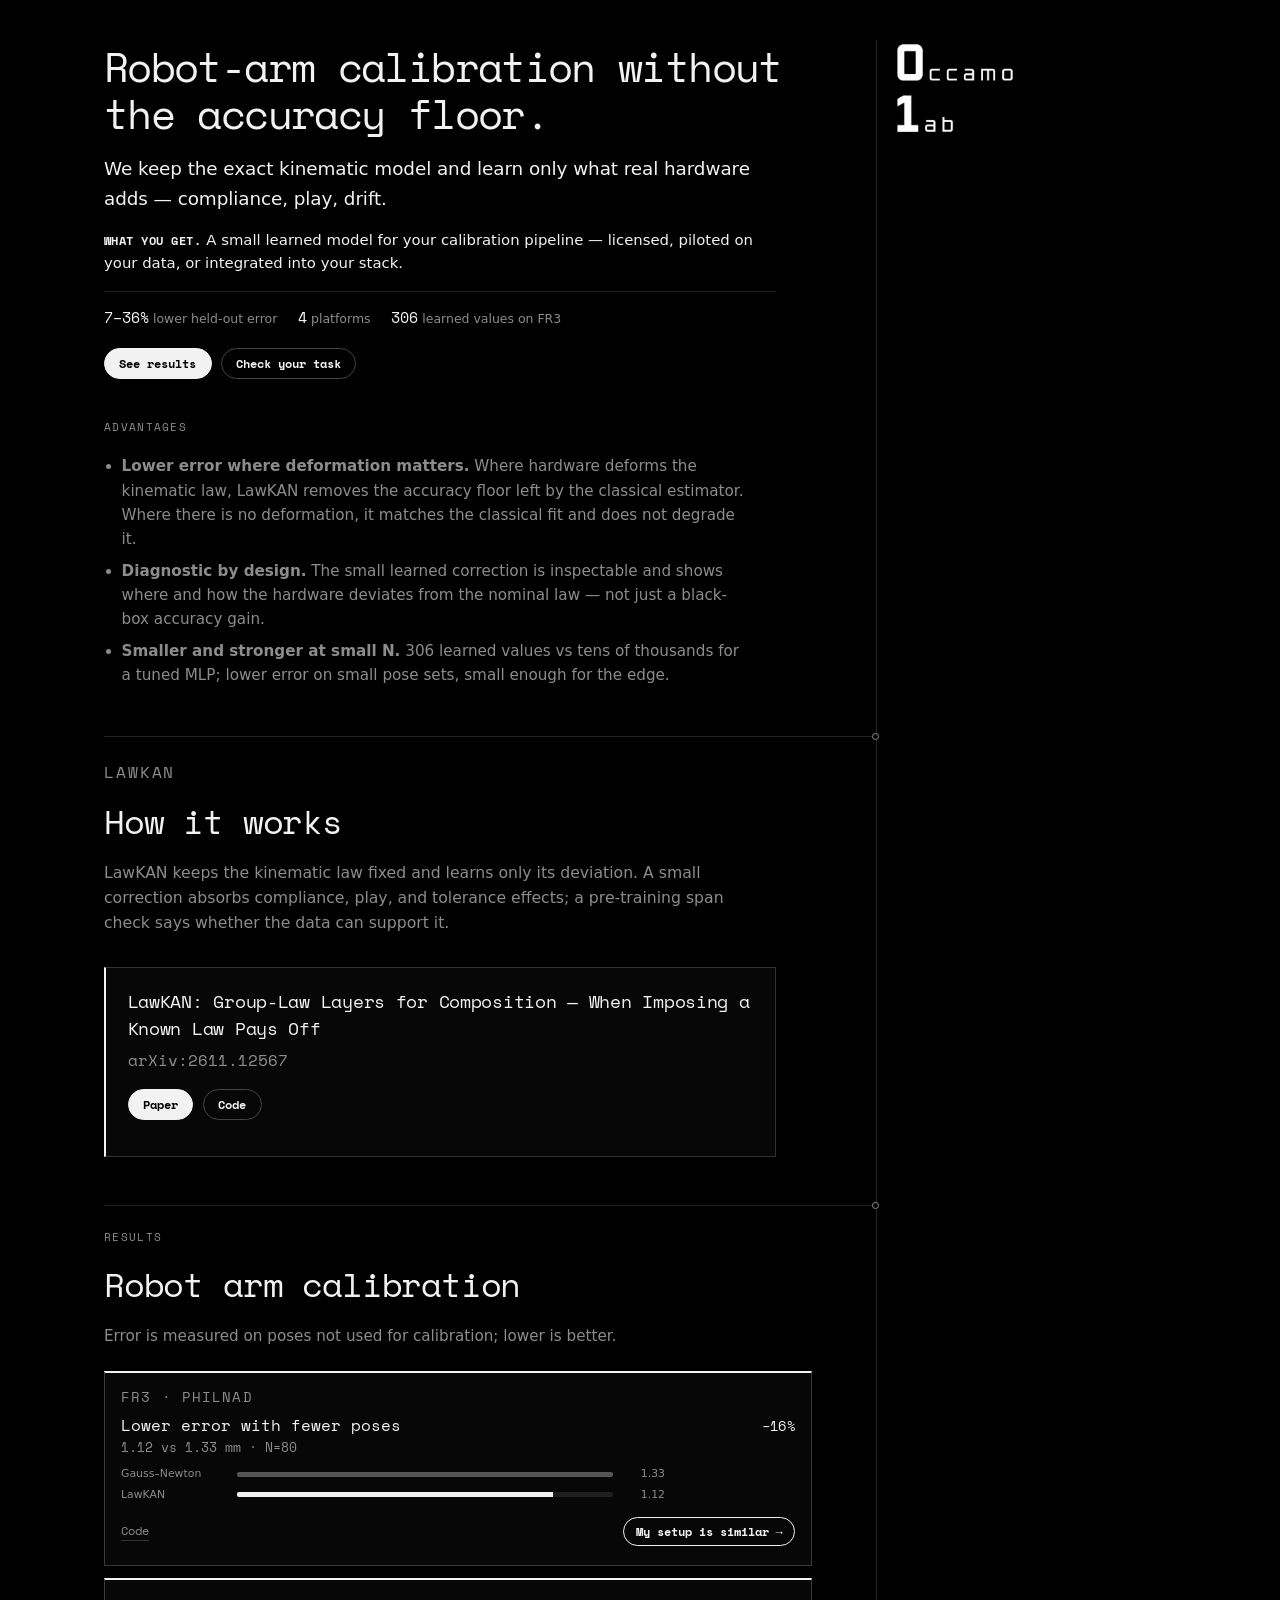
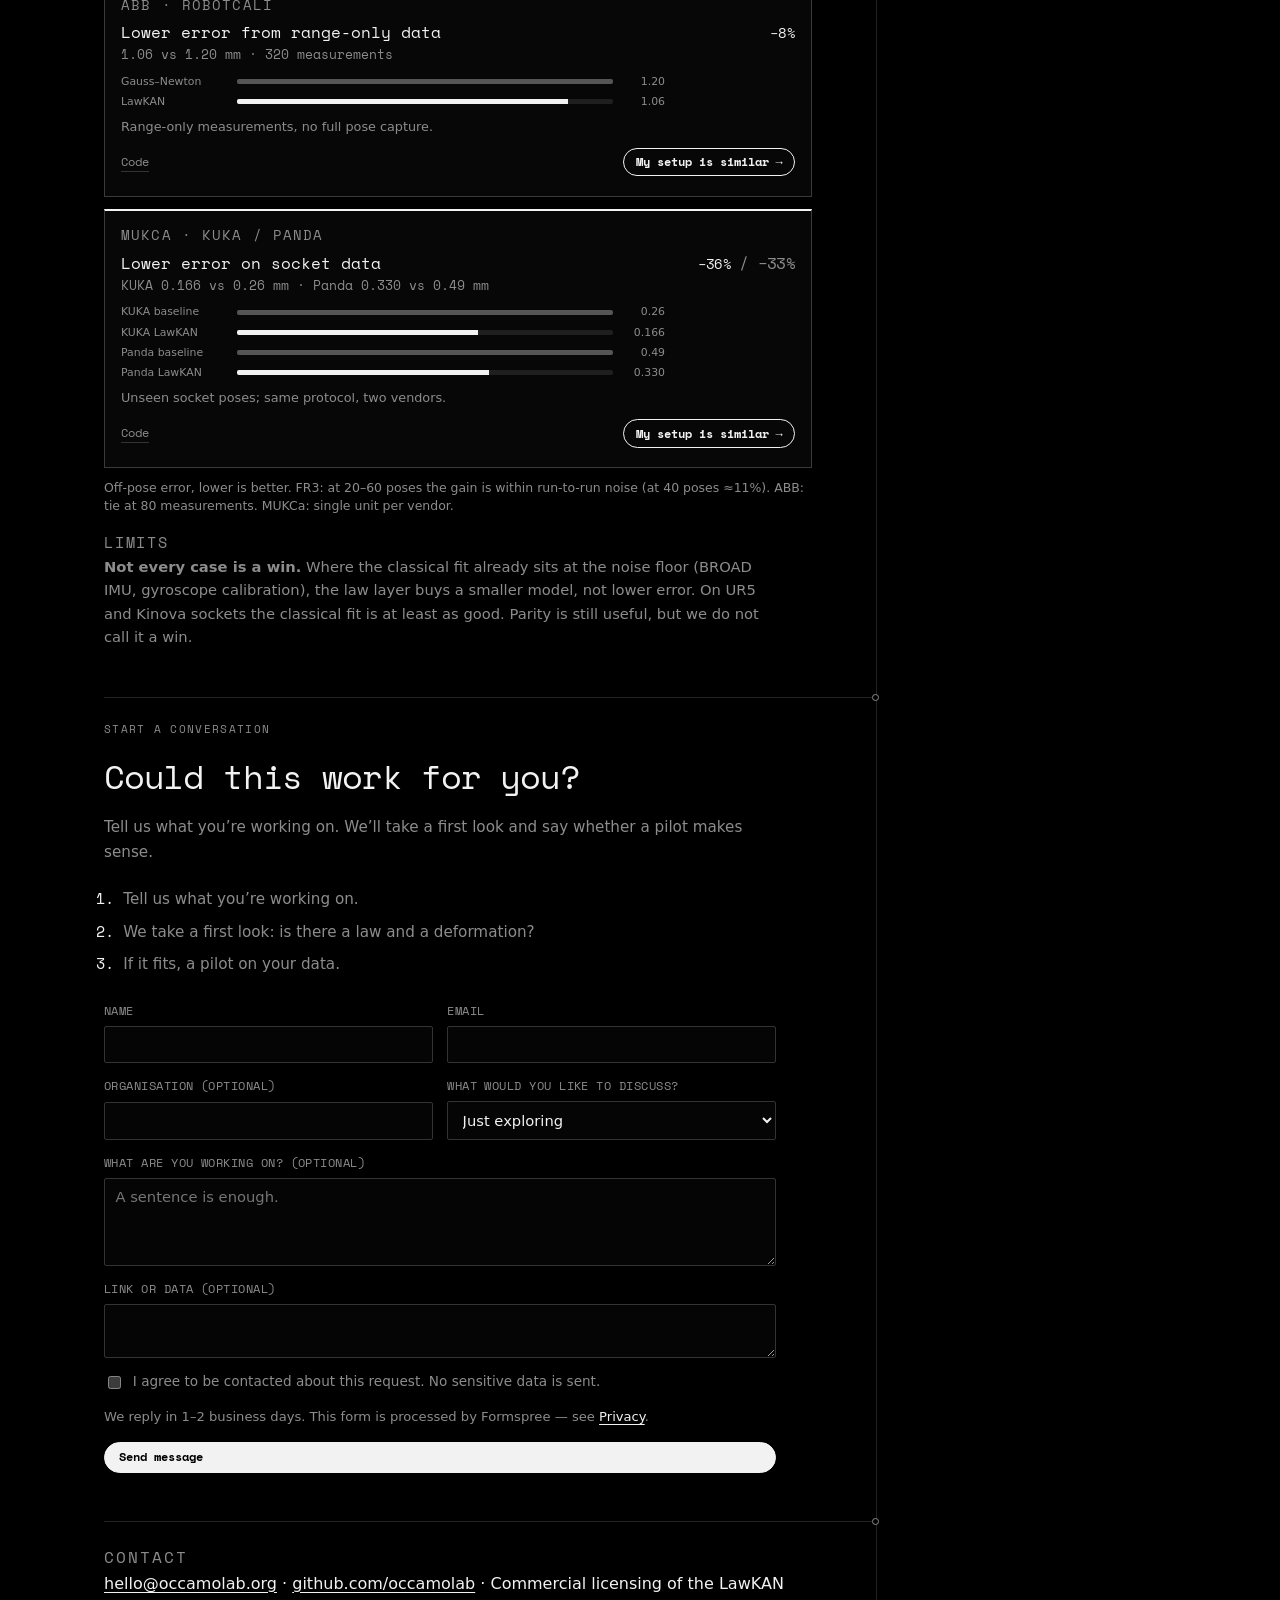
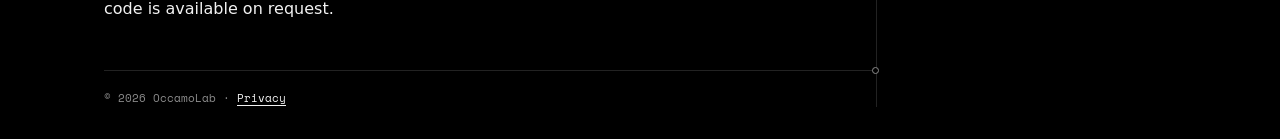
<file: index.html>
<!doctype html>
<html lang="en">
<head>
  <meta charset="utf-8">
  <meta name="viewport" content="width=device-width, initial-scale=1">
  <meta name="theme-color" content="#000000">
  <title>Robot arm calibration: 7–36% lower error — OccamoLab</title>
  <meta name="description" content="LawKAN keeps the exact kinematic model and learns a small correction for compliance, play and drift. Results on FR3, ABB, KUKA and Panda; open code and paper.">
  <link rel="canonical" href="https://occamolab.org/">
  <meta property="og:type" content="website">
  <meta property="og:title" content="Robot arm calibration: 7–36% lower error">
  <meta property="og:description" content="A small learned correction on top of exact kinematics. Results on FR3, ABB, KUKA and Panda; open code.">
  <meta property="og:url" content="https://occamolab.org/">
  <meta property="og:image" content="https://occamolab.org/og-image.png">
  <meta property="og:image:width" content="1200">
  <meta property="og:image:height" content="630">
  <meta property="og:image:type" content="image/png">
  <meta property="og:image:alt" content="Robot-arm calibration without the accuracy floor — OccamoLab">
  <meta name="twitter:card" content="summary_large_image">
  <meta name="twitter:title" content="Robot arm calibration: 7–36% lower error">
  <meta name="twitter:description" content="A small learned correction on top of exact kinematics. Results on FR3, ABB, KUKA and Panda; open code.">
  <meta name="twitter:image" content="https://occamolab.org/og-image.png">
  <meta name="twitter:image:alt" content="Robot-arm calibration without the accuracy floor — OccamoLab">
  <link rel="icon" href="logo.png" type="image/png">
  <link rel="apple-touch-icon" href="logo.png">
  <link rel="stylesheet" href="style.css?v=24">
  <script type="application/ld+json">
  {
    "@context": "https://schema.org",
    "@graph": [
      {
        "@type": "Organization",
        "@id": "https://occamolab.org/#org",
        "name": "OccamoLab",
        "url": "https://occamolab.org/",
        "logo": "https://occamolab.org/logo.png",
        "description": "A small learned correction on top of exact kinematics for robot-arm calibration.",
        "slogan": "A network should have exactly as many degrees of freedom as the problem has ignorance.",
        "sameAs": ["https://github.com/occamolab"],
        "founder": [
          {"@type": "Person", "name": "Anna Mishchenko"},
          {"@type": "Person", "name": "Nikolai Gavrilin"}
        ]
      },
      {
        "@type": "ScholarlyArticle",
        "@id": "https://arxiv.org/abs/2611.12567",
        "headline": "LawKAN: Group-Law Layers for Composition — When Imposing a Known Law Pays Off",
        "author": [
          {"@type": "Person", "name": "Anna Mishchenko"},
          {"@type": "Person", "name": "Nikolai Gavrilin"}
        ],
        "datePublished": "2026-11-09",
        "identifier": "https://doi.org/10.48550/arXiv.2611.12567",
        "url": "https://arxiv.org/abs/2611.12567",
        "sameAs": ["https://github.com/occamolab/lawkan"],
        "isPartOf": {"@type": "Periodical", "name": "arXiv", "issn": "2331-8422"}
      }
    ]
  }
  </script>
  <script data-goatcounter="https://occamolab.goatcounter.com/count"
          async src="https://gc.zgo.at/count.js"></script>
</head>
<body>
  <a class="skip" href="#main">Skip to content</a>

  <div class="page">
    <aside class="rail" aria-label="OccamoLab">
      <a class="brand" href="/" aria-label="OccamoLab home" data-goatcounter-click="brand-home">
        <img src="logo-mark.png" alt="OccamoLab" width="124" height="96">
      </a>
    </aside>

    <main id="main">
      <section class="hero">
        <h1 class="hero-title">Robot-arm calibration without the accuracy floor.</h1>
        <p class="hero-copy">
          We keep the exact kinematic model and learn only what real hardware adds — compliance,
          play, drift.
        </p>
        <p class="what-you-get">
          <strong>What you get.</strong> A small learned model for your calibration pipeline —
          licensed, piloted on your data, or integrated into your stack.
        </p>
        <div class="hero-stats" aria-label="Key results">
          <span><strong>7–36%</strong> lower held-out error</span>
          <span><strong>4</strong> platforms</span>
          <span><strong>306</strong> learned values on FR3</span>
        </div>

        <div class="hero-actions">
          <a class="button primary" href="#cases" data-goatcounter-click="hero-results">See results</a>
          <a class="button" href="#fit" data-goatcounter-click="hero-fit">Check your task</a>
        </div>

        <div class="interests">
          <p class="label">Advantages</p>
          <ul class="bullets">
            <li><strong>Lower error where deformation matters.</strong> Where hardware deforms the kinematic law, LawKAN removes the accuracy floor left by the classical estimator. Where there is no deformation, it matches the classical fit and does not degrade it.</li>
            <li><strong>Diagnostic by design.</strong> The small learned correction is inspectable and shows where and how the hardware deviates from the nominal law — not just a black-box accuracy gain.</li>
            <li><strong>Smaller and stronger at small N.</strong> 306 learned values vs tens of thousands for a tuned MLP; lower error on small pose sets, small enough for the edge.</li>
          </ul>
        </div>
      </section>

      <section id="lawkan" class="lawkan">
        <p class="label">LawKAN</p>
        <h2 class="lead">How it works</h2>
        <p>
          LawKAN keeps the kinematic law fixed and learns only its deviation. A small correction
          absorbs compliance, play, and tolerance effects; a pre-training span check says whether
          the data can support it.
        </p>

        <div class="paper-card">
          <h3 class="paper-title">
            <a href="https://arxiv.org/abs/2611.12567" data-goatcounter-click="paper-title">
              LawKAN: Group-Law Layers for Composition — When Imposing a Known Law Pays Off
            </a>
          </h3>
          <p class="meta">arXiv:2611.12567</p>
          <p class="links">
            <a class="button primary" href="https://arxiv.org/abs/2611.12567" data-goatcounter-click="paper-arxiv">Paper</a>
            <a class="button" href="https://github.com/occamolab/lawkan" data-goatcounter-click="code-github">Code</a>
          </p>
        </div>

      </section>

      <section id="cases" class="cases">
        <p class="label">Results</p>
        <h2 class="lead">Robot arm calibration</h2>
        <p class="section-note">
          Error is measured on poses not used for calibration; lower is better.
        </p>

        <div class="case-grid">
          <article class="case-card">
            <p class="case-meta">FR3 · PhilNad</p>
            <div class="case-head">
              <h3 class="case-title">Lower error with fewer poses</h3>
              <p class="case-gain">−16%</p>
            </div>
            <p class="case-abs">1.12 vs 1.33 mm · N=80</p>
            <div class="case-bars" aria-hidden="true">
              <div class="bar-row"><span class="bar-label">Gauss–Newton</span><span class="bar-track"><span class="bar-fill baseline" style="width:100%"></span></span><span class="bar-val">1.33</span></div>
              <div class="bar-row"><span class="bar-label">LawKAN</span><span class="bar-track"><span class="bar-fill better" style="width:84%"></span></span><span class="bar-val">1.12</span></div>
            </div>
            <p class="case-links">
              <a class="case-code" href="https://github.com/occamolab/lawkan/blob/main/experiments/real/X35_recount_fr3.py" data-goatcounter-click="case-fr3-code">Code</a>
              <a class="case-cta" href="#fit" data-case="FR3-arm" data-request="Whether it fits my task" data-goatcounter-click="case-fr3-fit">My setup is similar →</a>
            </p>
          </article>

          <article class="case-card">
            <p class="case-meta">ABB · RobotCali</p>
            <div class="case-head">
              <h3 class="case-title">Lower error from range-only data</h3>
              <p class="case-gain">−8%</p>
            </div>
            <p class="case-abs">1.06 vs 1.20 mm · 320 measurements</p>
            <div class="case-bars" aria-hidden="true">
              <div class="bar-row"><span class="bar-label">Gauss–Newton</span><span class="bar-track"><span class="bar-fill baseline" style="width:100%"></span></span><span class="bar-val">1.20</span></div>
              <div class="bar-row"><span class="bar-label">LawKAN</span><span class="bar-track"><span class="bar-fill better" style="width:88%"></span></span><span class="bar-val">1.06</span></div>
            </div>
            <p class="case-detail">Range-only measurements, no full pose capture.</p>
            <p class="case-links">
              <a class="case-code" href="https://github.com/occamolab/lawkan/blob/main/experiments/real/RC1_robotcali.py" data-goatcounter-click="case-abb-code">Code</a>
              <a class="case-cta" href="#fit" data-case="ABB-range" data-request="Whether it fits my task" data-goatcounter-click="case-abb-fit">My setup is similar →</a>
            </p>
          </article>

          <article class="case-card">
            <p class="case-meta">MUKCa · KUKA / Panda</p>
            <div class="case-head">
              <h3 class="case-title">Lower error on socket data</h3>
              <p class="case-gain">−36% <span>/ −33%</span></p>
            </div>
            <p class="case-abs">KUKA 0.166 vs 0.26 mm · Panda 0.330 vs 0.49 mm</p>
            <div class="case-bars" aria-hidden="true">
              <div class="bar-row"><span class="bar-label">KUKA baseline</span><span class="bar-track"><span class="bar-fill baseline" style="width:100%"></span></span><span class="bar-val">0.26</span></div>
              <div class="bar-row"><span class="bar-label">KUKA LawKAN</span><span class="bar-track"><span class="bar-fill better" style="width:64%"></span></span><span class="bar-val">0.166</span></div>
              <div class="bar-row"><span class="bar-label">Panda baseline</span><span class="bar-track"><span class="bar-fill baseline" style="width:100%"></span></span><span class="bar-val">0.49</span></div>
              <div class="bar-row"><span class="bar-label">Panda LawKAN</span><span class="bar-track"><span class="bar-fill better" style="width:67%"></span></span><span class="bar-val">0.330</span></div>
            </div>
            <p class="case-detail">Unseen socket poses; same protocol, two vendors.</p>
            <p class="case-links">
              <a class="case-code" href="https://github.com/occamolab/lawkan/blob/main/experiments/real/X36_recount_socket.py" data-goatcounter-click="case-mukca-code">Code</a>
              <a class="case-cta" href="#fit" data-case="MUKCa-sockets" data-request="Whether it fits my task" data-goatcounter-click="case-mukca-fit">My setup is similar →</a>
            </p>
          </article>
        </div>

        <p class="case-footnote">
          Off-pose error, lower is better. FR3: at 20–60 poses the gain is within run-to-run noise
          (at 40 poses ≈11%). ABB: tie at 80 measurements. MUKCa: single unit per vendor.
        </p>

        <div class="limits">
          <p class="label">Limits</p>
          <p>
            <strong>Not every case is a win.</strong> Where the classical fit already sits at the
            noise floor (BROAD IMU, gyroscope calibration), the law layer buys a smaller model,
            not lower error. On UR5 and Kinova sockets the classical fit is at least as good.
            Parity is still useful, but we do not call it a win.
          </p>
        </div>
      </section>

      <section id="fit" class="fit">
        <p class="label">Start a conversation</p>
        <h2 class="lead">Could this work for you?</h2>
        <p class="section-note">
          Tell us what you’re working on. We’ll take a first look and say whether a pilot
          makes sense.
        </p>
        <ol class="fit-list">
          <li>Tell us what you’re working on.</li>
          <li>We take a first look: is there a law and a deformation?</li>
          <li>If it fits, a pilot on your data.</li>
        </ol>

        <form id="fit-form" class="fit-form" action="https://formspree.io/f/mdegedyy" method="POST" novalidate>
          <input type="hidden" name="case_id" value="other">
          <input type="hidden" name="_subject" value="Website request — OccamoLab">
          <p id="case-note" class="case-note" hidden></p>
          <div class="form-row">
            <label>Name<input name="name" autocomplete="name" required></label>
            <label>Email<input name="email" type="email" autocomplete="email" required></label>
          </div>
          <div class="form-row">
            <label>Organisation (optional)<input name="org" autocomplete="organization"></label>
            <label>What would you like to discuss?
              <select name="request">
                <option>Just exploring</option>
                <option>Whether it fits my task</option>
                <option>A possible pilot</option>
                <option>Integration</option>
                <option>Licensing</option>
              </select>
            </label>
          </div>
          <label>What are you working on? (optional)<textarea name="task" rows="4" placeholder="A sentence is enough."></textarea></label>
          <label>Link or data (optional)<textarea name="data" rows="2"></textarea></label>
          <div class="hp" aria-hidden="true">
            <label>Website<input name="_gotcha" tabindex="-1" autocomplete="off"></label>
          </div>
          <label class="consent">
            <input type="checkbox" name="consent" required>
            I agree to be contacted about this request. No sensitive data is sent.
          </label>
          <p class="form-note">We reply in 1–2 business days. This form is processed by Formspree — see <a href="privacy.html">Privacy</a>.</p>
          <p id="form-error" class="form-error" role="alert" hidden></p>
          <p id="form-success" class="form-success" role="status" hidden>
            Thanks — we’ll reply in 1–2 business days.
          </p>
          <button class="button primary" type="submit" data-goatcounter-click="fit-submit">Send message</button>
        </form>
      </section>

      <section id="contact" class="contact">
        <p class="label">Contact</p>
        <p>
          <a href="mailto:hello@occamolab.org" data-goatcounter-click="email-hello">hello@occamolab.org</a>
          <span aria-hidden="true">·</span>
          <a href="https://github.com/occamolab" data-goatcounter-click="github-org">github.com/occamolab</a>
          <span aria-hidden="true">·</span>
          Commercial licensing of the LawKAN code is available on request.
        </p>
      </section>

      <footer class="site-footer">
        <p>© 2026 OccamoLab · <a href="privacy.html" data-goatcounter-click="privacy">Privacy</a></p>
      </footer>
    </main>
  </div>


  <script>
    (function () {
      const form = document.getElementById('fit-form');
      if (!form) return;
      const errorBox = document.getElementById('form-error');
      const successBox = document.getElementById('form-success');
      const button = form.querySelector('button[type="submit"]');
      const caseNote = document.getElementById('case-note');
      const get = (k) => (new FormData(form).get(k) || '').toString().trim();
      let started = false;

      form.addEventListener('focusin', function () {
        if (started) return;
        started = true;
        if (window.goatcounter && window.goatcounter.count) {
          window.goatcounter.count({ path: 'form-start', event: true });
        }
      });

      document.querySelectorAll('[data-case]').forEach(function (link) {
        link.addEventListener('click', function () {
          const caseField = form.querySelector('[name="case_id"]');
          const requestField = form.querySelector('[name="request"]');
          if (caseField) caseField.value = link.getAttribute('data-case');
          if (requestField && link.getAttribute('data-request')) {
            requestField.value = link.getAttribute('data-request');
          }
          const card = link.closest('.case-card');
          const meta = card && card.querySelector('.case-meta');
          if (caseNote && meta) {
            caseNote.textContent = 'From: ' + meta.textContent.trim();
            caseNote.hidden = false;
          }
        });
      });

      function fail(message, field) {
        errorBox.textContent = message;
        errorBox.hidden = false;
        if (field) field.focus();
      }

      form.addEventListener('submit', async function (event) {
        event.preventDefault();
        errorBox.hidden = true;
        if (get('_gotcha')) return; // honeypot: silently ignore bots
        if (!get('name')) return fail('Please enter your name.', form.querySelector('[name="name"]'));
        if (!/^[^\s@]+@[^\s@]+\.[^\s@]+$/.test(get('email'))) {
          return fail('Please enter a valid email address.', form.querySelector('[name="email"]'));
        }
        if (!get('consent')) {
          return fail('Please accept the contact consent.', form.querySelector('[name="consent"]'));
        }
        const subject = ['Website request', get('case_id') !== 'other' ? get('case_id') : '',
                         get('org')].filter(Boolean).join(' — ');
        form.querySelector('[name="_subject"]').value = subject;
        const label = button.textContent;
        button.disabled = true;
        button.textContent = 'Sending…';
        try {
          const response = await fetch(form.action, {
            method: 'POST',
            body: new FormData(form),
            headers: { Accept: 'application/json' }
          });
          if (!response.ok) {
            const data = await response.json().catch(function () { return {}; });
            throw new Error(data.error || 'Request failed');
          }
          form.hidden = true;
          successBox.hidden = false;
          if (window.goatcounter && window.goatcounter.count) {
            window.goatcounter.count({ path: 'lead-submit', event: true });
          }
        } catch (err) {
          fail('Something went wrong — email hello@occamolab.org.', null);
        } finally {
          button.disabled = false;
          button.textContent = label;
        }
      });
    })();
  </script>
</body>
</html>
</file>
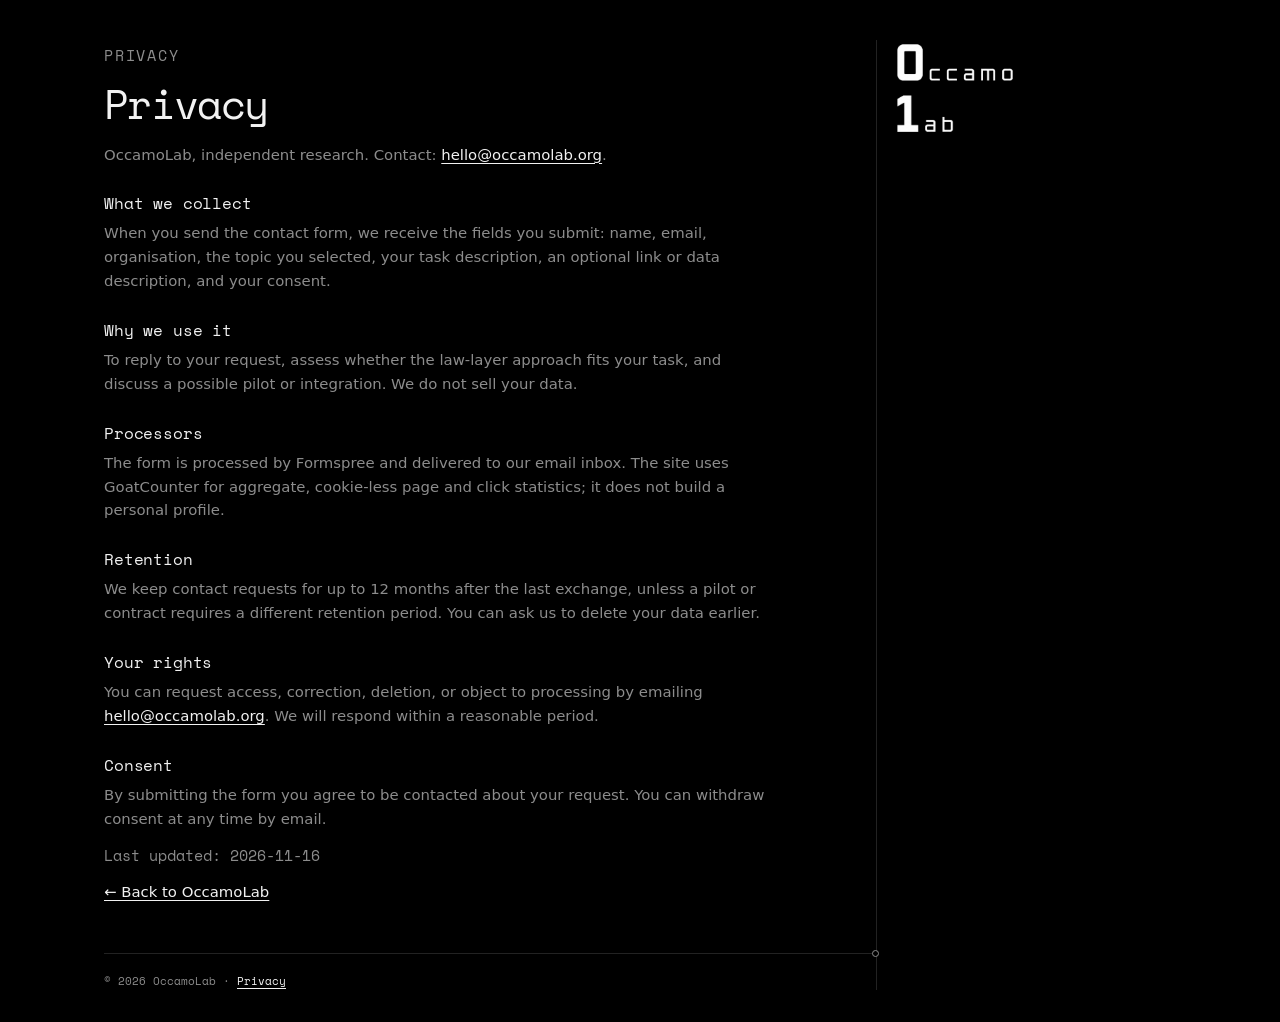
<file: privacy.html>
<!doctype html>
<html lang="en">
<head>
  <meta charset="utf-8">
  <meta name="viewport" content="width=device-width, initial-scale=1">
  <meta name="theme-color" content="#000000">
  <title>Privacy — OccamoLab</title>
  <meta name="description" content="How OccamoLab handles contact form data and analytics.">
  <link rel="canonical" href="https://occamolab.org/privacy.html">
  <link rel="icon" href="logo.png" type="image/png">
  <link rel="apple-touch-icon" href="logo.png">
  <link rel="stylesheet" href="style.css?v=24">
  <script data-goatcounter="https://occamolab.goatcounter.com/count"
          async src="https://gc.zgo.at/count.js"></script>
</head>
<body>
  <a class="skip" href="#main">Skip to content</a>
  <div class="page">
    <aside class="rail" aria-label="OccamoLab">
      <a class="brand" href="/" aria-label="OccamoLab home">
        <img src="logo-mark.png" alt="OccamoLab" width="124" height="96">
      </a>
    </aside>

    <main id="main">
      <section class="hero legal">
        <p class="label">Privacy</p>
        <h1 class="hero-title">Privacy</h1>
        <p>OccamoLab, independent research. Contact: <a href="mailto:hello@occamolab.org">hello@occamolab.org</a>.</p>

        <h2>What we collect</h2>
        <p>When you send the contact form, we receive the fields you submit: name, email,
        organisation, the topic you selected, your task description, an optional link or data
        description, and your consent.</p>

        <h2>Why we use it</h2>
        <p>To reply to your request, assess whether the law-layer approach fits your task, and
        discuss a possible pilot or integration. We do not sell your data.</p>

        <h2>Processors</h2>
        <p>The form is processed by Formspree and delivered to our email inbox. The site uses
        GoatCounter for aggregate, cookie-less page and click statistics; it does not build a
        personal profile.</p>

        <h2>Retention</h2>
        <p>We keep contact requests for up to 12 months after the last exchange, unless a pilot
        or contract requires a different retention period. You can ask us to delete your data
        earlier.</p>

        <h2>Your rights</h2>
        <p>You can request access, correction, deletion, or object to processing by emailing
        <a href="mailto:hello@occamolab.org">hello@occamolab.org</a>. We will respond within a
        reasonable period.</p>

        <h2>Consent</h2>
        <p>By submitting the form you agree to be contacted about your request. You can withdraw
        consent at any time by email.</p>

        <p class="meta">Last updated: 2026-11-16</p>
        <p><a href="/">← Back to OccamoLab</a></p>
      </section>

      <footer class="site-footer">
        <p>© 2026 OccamoLab · <a href="/privacy.html">Privacy</a></p>
      </footer>
    </main>
  </div>
</body>
</html>
</file>
<file: style.css>
@font-face {
  font-family: "Space Mono";
  src: url("fonts/space-mono-400.woff2") format("woff2");
  font-weight: 400;
  font-style: normal;
  font-display: swap;
}
@font-face {
  font-family: "Space Mono";
  src: url("fonts/space-mono-700.woff2") format("woff2");
  font-weight: 700;
  font-style: normal;
  font-display: swap;
}

:root {
  --ink: #f2f2f2;
  --muted: #8c8c8c;
  --bg: #000;
  --line: #222;
  --accent: #f2f2f2;
  --sans: ui-sans-serif, system-ui, -apple-system, "Segoe UI", Roboto, Helvetica, Arial, sans-serif;
  --serif: ui-serif, Georgia, Cambria, "Times New Roman", serif;
  --display: "Space Mono", ui-monospace, SFMono-Regular, Menlo, Consolas, monospace;
  color-scheme: dark;
}

* { box-sizing: border-box; }
html { scroll-behavior: smooth; }

body {
  margin: 0;
  background: var(--bg);
  color: var(--ink);
  font-family: var(--sans);
  line-height: 1.6;
  -webkit-font-smoothing: antialiased;
}

a, a:visited { color: var(--accent); text-decoration-thickness: 1px; text-underline-offset: 3px; }
a:hover { color: var(--muted); }

.skip { position: absolute; left: -9999px; }
.sr-only {
  position: absolute;
  width: 1px; height: 1px;
  padding: 0; margin: -1px;
  overflow: hidden;
  clip: rect(0 0 0 0);
  white-space: nowrap;
  border: 0;
}
.skip:focus {
  left: 1rem; top: 1rem;
  background: var(--ink); color: var(--bg);
  padding: .5rem .75rem;
}

.page {
  max-width: 1120px;
  min-height: 100vh;
  margin: 0 auto;
  padding: 2.5rem 1.5rem 2rem;
  display: grid;
  grid-template-columns: minmax(0, 1fr) 300px;
  grid-template-areas: "main rail";
  column-gap: 4rem;
}

/* The razor: a full-height axis with the wordmark attached at the top. */
.rail {
  grid-area: rail;
  align-self: stretch;
  border-left: 1px solid var(--line);
  padding-left: 1rem;
  display: flex;
  justify-content: flex-start;
  align-items: flex-start;
}

.brand { display: inline-flex; text-decoration: none; }
.brand img { display: block; width: auto; height: 96px; }

main { grid-area: main; min-width: 0; }

.hero { padding: .25rem 0 0; }

.hero-title {
  max-width: 44rem;
  margin: 0 0 1rem;
  font-family: var(--display);
  font-size: clamp(1.75rem, 4vw, 2.55rem);
  font-weight: 400;
  line-height: 1.15;
  letter-spacing: -.04em;
}
.hero-actions {
  display: flex;
  flex-wrap: wrap;
  gap: .55rem;
  margin-top: 1.2rem;
}

.interests {
  margin-top: 2.5rem;
}

.hero-copy {
  max-width: 42rem;
  margin: 0;
  font-size: 1.15rem;
  font-weight: 400;
  line-height: 1.65;
  letter-spacing: -.005em;
}
.hero-copy strong { font-family: var(--display); font-weight: 700; letter-spacing: -.02em; }

.what-you-get {
  max-width: 42rem;
  margin: .9rem 0 0;
  color: var(--ink);
  font-size: .93rem;
  line-height: 1.55;
}
.what-you-get strong {
  font-family: var(--display);
  font-size: .78rem;
  letter-spacing: .04em;
  text-transform: uppercase;
}
.hero-stats {
  display: flex;
  flex-wrap: wrap;
  gap: .45rem 1.3rem;
  max-width: 42rem;
  margin-top: 1rem;
  padding-top: .8rem;
  border-top: 1px solid #222;
  color: var(--muted);
  font-size: .78rem;
}
.hero-stats strong {
  color: var(--ink);
  font-family: var(--display);
  font-size: .95rem;
  font-weight: 400;
}

.lawkan, .cases, .fit, .contact {
  position: relative;
  margin-top: 3rem;
  padding-top: 1.5rem;
}

/* A knot on the axis, with a hairline running left into the content. */
.lawkan::before, .cases::before, .fit::before, .contact::before, .site-footer::before {
  content: "";
  position: absolute;
  top: 0;
  left: 0;
  width: calc(100% + 4rem);
  height: 1px;
  background: var(--line);
}
.lawkan::after, .cases::after, .fit::after, .contact::after, .site-footer::after {
  content: "";
  position: absolute;
  top: -3px;
  right: calc(-4rem - 3px);
  width: 7px;
  height: 7px;
  box-sizing: border-box;
  border: 1px solid var(--muted);
  border-radius: 50%;
  background: var(--bg);
}

.label {
  margin: 0 0 1.1rem;
  color: var(--muted);
  font-family: var(--display);
  font-size: .68rem;
  letter-spacing: .12em;
  text-transform: uppercase;
}

.lead {
  max-width: 38rem;
  margin: 0 0 1.2rem;
  font-family: var(--display);
  font-weight: 400;
  font-size: clamp(1.55rem, 3.1vw, 2.1rem);
  line-height: 1.2;
  letter-spacing: -.035em;
}

.lawkan p {
  max-width: 40rem;
  margin: 0 0 1rem;
  color: var(--muted);
  font-size: .98rem;
}

.paper-card {
  max-width: 42rem;
  margin: 2rem 0 1.5rem;
  padding: 1.25rem 1.35rem;
  border: 1px solid #333;
  border-left: 2px solid var(--ink);
  background: #070707;
}

.paper-title {
  margin: 0 0 .4rem;
  font-family: var(--display);
  font-size: 1.15rem;
  font-weight: 400;
  line-height: 1.45;
  letter-spacing: -.015em;
}
.paper-title a { text-decoration: none; }
.paper-title a:hover { text-decoration: underline; }

.meta { margin: 0 0 1rem; color: var(--muted); font-family: var(--display); font-size: .78rem; }
.links { display: flex; gap: .6rem; margin: 0; font-size: .9rem; }

.button {
  display: inline-flex;
  align-items: center;
  padding: .52rem .9rem;
  border: 1px solid #444;
  border-radius: 999px;
  color: var(--ink);
  font-family: var(--display);
  font-size: .78rem;
  font-weight: 700;
  line-height: 1;
  text-decoration: none;
}
.button:hover { border-color: var(--muted); color: var(--ink); }
.button.primary {
  background: var(--ink);
  border-color: var(--ink);
  color: #000;
}
.button.primary:hover { background: #fff; border-color: #fff; color: #000; }

.bullets { max-width: 40rem; margin: 1rem 0 0; padding-left: 1.1rem; color: var(--muted); font-size: .95rem; }
.bullets li { margin: .45rem 0; }
.bullets li::marker { color: var(--muted); }

.section-note {
  max-width: 42rem;
  margin: 0 0 1.4rem;
  color: var(--muted);
  font-size: .95rem;
}

.case-grid {
  display: grid;
  grid-template-columns: 1fr;
  gap: .75rem;
  max-width: 46rem;
}
.case-card {
  padding: .85rem 1rem .8rem;
  border: 1px solid #3a3a3a;
  border-top: 2px solid var(--ink);
  background: #070707;
  display: flex;
  flex-direction: column;
}
.case-meta {
  margin: 0 0 .15rem;
  color: var(--muted);
  font-family: var(--display);
  font-size: .75rem;
  letter-spacing: .08em;
  text-transform: uppercase;
}
.case-title {
  margin: 0;
  font-family: var(--display);
  font-size: .98rem;
  font-weight: 400;
  line-height: 1.35;
}
.case-card p { margin: 0 0 .4rem; color: var(--muted); font-size: .88rem; }
.case-card strong { color: var(--ink); font-weight: 700; }
.case-head {
  display: flex;
  justify-content: space-between;
  align-items: baseline;
  gap: 1rem;
}
.case-gain {
  margin: 0 !important;
  color: var(--ink) !important;
  font-family: var(--display);
  font-size: 2rem;
  line-height: 1;
  letter-spacing: -.05em;
  white-space: nowrap;
}
.case-gain span { color: var(--muted); font-size: 1rem; }
.case-card .case-abs {
  margin: .15rem 0 .45rem;
  color: var(--muted);
  font-family: var(--display);
  font-size: .8rem;
  font-variant-numeric: tabular-nums;
  line-height: 1.4;
}
.case-bars {
  display: grid;
  gap: .18rem;
  max-width: 34rem;
  margin: .1rem 0 .45rem;
}
.bar-row {
  display: grid;
  grid-template-columns: 6.8rem minmax(0, 1fr) 2.8rem;
  align-items: center;
  gap: .45rem;
  color: var(--muted);
  font-size: .68rem;
}
.bar-label { white-space: nowrap; }
.bar-track {
  height: 5px;
  overflow: hidden;
  border-radius: 2px;
  background: #1f1f1f;
}
.bar-fill { display: block; height: 100%; background: #555; }
.bar-fill.better { background: var(--ink); }
.bar-val { text-align: right; font-variant-numeric: tabular-nums; }
.case-card .case-detail { margin: 0 0 .3rem; color: var(--muted); font-size: .8rem; line-height: 1.45; }
.case-links {
  display: flex;
  align-items: center;
  justify-content: space-between;
  gap: 1rem;
  margin-top: auto;
  padding-top: .45rem;
}
.case-code {
  color: var(--muted);
  font-family: var(--display);
  font-size: .72rem;
  text-decoration: none;
  border-bottom: 1px solid #333;
}
.case-code:hover { color: var(--ink); border-color: var(--muted); }
.case-cta {
  display: inline-flex;
  align-items: center;
  padding: .45rem .7rem;
  border: 1px solid var(--ink);
  border-radius: 999px;
  color: var(--ink);
  font-family: var(--display);
  font-size: .75rem;
  font-weight: 700;
  line-height: 1;
  text-decoration: none;
  white-space: nowrap;
}
.case-cta:hover { background: var(--ink); color: #000; }

.limits { max-width: 42rem; margin-top: 1rem; }
.limits p { margin: 0; color: var(--muted); font-size: .92rem; }

.fit-list {
  max-width: 42rem;
  margin: 0 0 1.6rem;
  padding-left: 1.2rem;
  color: var(--muted);
  font-size: .95rem;
}
.fit-list li { margin: .45rem 0; }
.fit-list li::marker { color: var(--ink); font-family: var(--display); }

.fit-form {
  max-width: 42rem;
  display: grid;
  gap: .9rem;
}
.form-row {
  display: grid;
  grid-template-columns: repeat(2, minmax(0, 1fr));
  gap: .9rem;
}
.fit-form label {
  display: grid;
  gap: .35rem;
  color: var(--muted);
  font-family: var(--display);
  font-size: .72rem;
  letter-spacing: .04em;
  text-transform: uppercase;
}
.fit-form input,
.fit-form select,
.fit-form textarea {
  width: 100%;
  padding: .55rem .65rem;
  border: 1px solid #333;
  border-radius: 2px;
  background: #050505;
  color: var(--ink);
  font-family: var(--sans);
  font-size: .92rem;
  text-transform: none;
  letter-spacing: 0;
}
.fit-form input:focus,
.fit-form select:focus,
.fit-form textarea:focus {
  outline: 1px solid var(--muted);
  border-color: var(--muted);
}
.fit-form textarea { resize: vertical; }
.fit-form .consent {
  display: flex;
  align-items: flex-start;
  gap: .55rem;
  text-transform: none;
  letter-spacing: 0;
  font-family: var(--sans);
  font-size: .85rem;
  line-height: 1.45;
}
.fit-form .consent input { width: auto; margin-top: .2rem; }
.form-note { margin: 0; color: var(--muted); font-size: .82rem; }

.form-cta {
  max-width: 42rem;
  margin-top: 1rem;
}
.form-cta p {
  margin: 0 0 .9rem;
  color: var(--muted);
  font-size: .92rem;
}
.form-error {
  margin: 0;
  padding: .55rem .7rem;
  border: 1px solid #6b2b2b;
  background: #1a0808;
  color: #ffb4b4;
  font-size: .85rem;
}
.form-success {
  margin: 0;
  padding: .7rem .8rem;
  border: 1px solid #2f5a2f;
  background: #081408;
  color: #c8f0c8;
  font-size: .9rem;
}
.case-note {
  margin: 0;
  color: var(--muted);
  font-family: var(--display);
  font-size: .72rem;
  letter-spacing: .04em;
  text-transform: uppercase;
}

.case-footnote {
  max-width: 46rem;
  margin: .7rem 0 0;
  color: var(--muted);
  font-size: .78rem;
  line-height: 1.45;
}

.contact p { margin: 0; font-size: 1rem; }

.site-footer {
  position: relative;
  margin-top: 3rem;
  padding-top: 1.2rem;
  color: var(--muted);
  font-family: var(--display);
  font-size: .7rem;
}
.site-footer p { margin: 0; }

@media (max-width: 760px) {
  .page {
    grid-template-columns: 1fr;
    grid-template-areas: "rail" "main";
    row-gap: 2rem;
    padding: 1.5rem 1.25rem 2rem;
  }
  .rail {
    border-left: 0;
    border-bottom: 1px solid var(--line);
    padding: 0 0 1rem;
    justify-content: flex-start;
  }
  .brand img { height: 72px; }
  .hero { padding-top: .5rem; }
  .hero-copy { font-size: 1.05rem; }
  .lawkan, .cases, .fit, .contact { margin-top: 2.5rem; border-top: 1px solid var(--line); }
  .site-footer { border-top: 1px solid var(--line); }
  .lawkan::before, .cases::before, .fit::before, .contact::before, .site-footer::before,
  .lawkan::after, .cases::after, .fit::after, .contact::after, .site-footer::after { display: none; }
  .case-grid, .form-row { grid-template-columns: 1fr; }
}

/* Honeypot: visible to bots, hidden from humans. */
.hp {
  position: absolute;
  left: -9999px;
  width: 1px;
  height: 1px;
  overflow: hidden;
}

/* Accessibility */
a:focus-visible,
button:focus-visible,
input:focus-visible,
select:focus-visible,
textarea:focus-visible {
  outline: 2px solid var(--ink);
  outline-offset: 3px;
}
@media (prefers-reduced-motion: reduce) {
  html { scroll-behavior: auto; }
}

/* Legal pages */
.legal { max-width: 42rem; }
.legal h2 {
  margin: 1.5rem 0 .35rem;
  font-family: var(--display);
  font-size: 1rem;
  font-weight: 400;
  letter-spacing: -.01em;
}
.legal p { margin: 0 0 .8rem; color: var(--muted); font-size: .93rem; }
</file>
